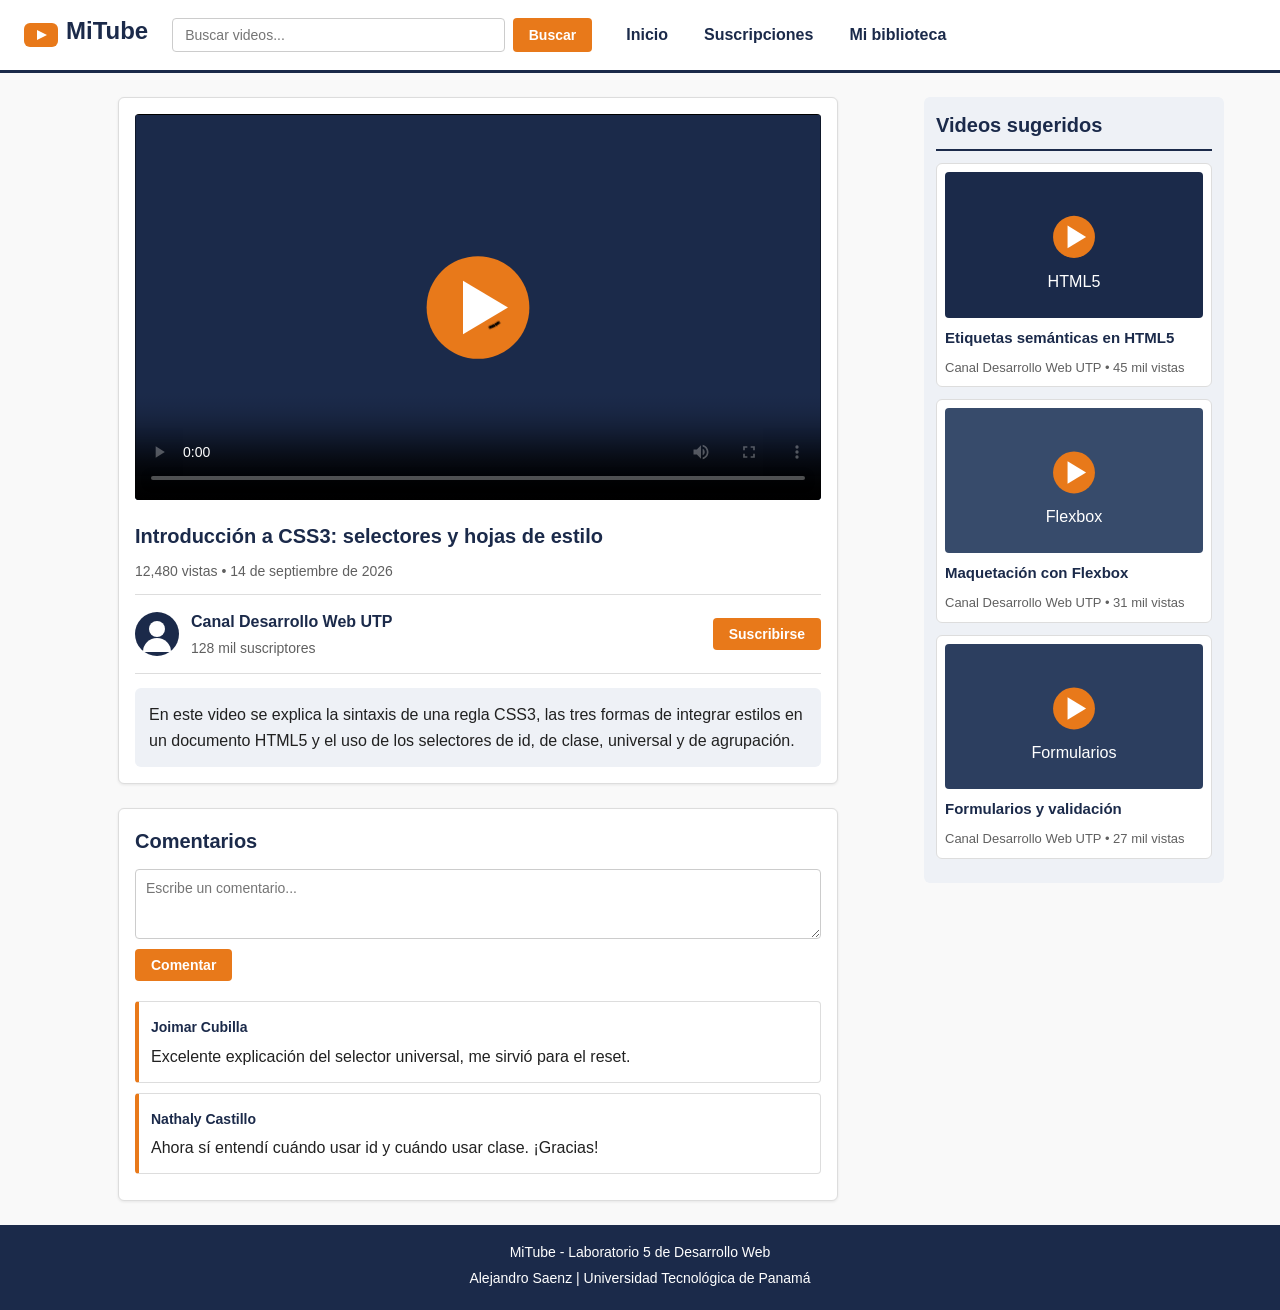
<file: index.html>
<!DOCTYPE html>
<html lang="es">
<head>
    <meta charset="UTF-8">
    <meta name="viewport" content="width=device-width, initial-scale=1.0">
    <meta name="author" content="Alejandro Saenz">
    <meta name="description" content="Página de reproducción de video estilo YouTube - Laboratorio de HTML5 y CSS3, Desarrollo Web.">
    <title>MiTube - Reproductor de video</title>

    <!-- PARTE 2, Paso 1: integración EN LÍNEA (practicada y retirada)
         <h1 style="color: red;">MiTube</h1> -->

    <!-- PARTE 2, Paso 2: integración INTERNA (practicada y retirada)
         <style> h1 { color: blue; } </style> -->

    <!-- PARTE 2, Paso 3: integración EXTERNA, la única que queda activa -->
    <link rel="stylesheet" href="styles.css">
</head>
<body>

    <!-- ===== ENCABEZADO ===== -->
    <header id="cabecera">
        <div class="marca">
            <svg width="34" height="24" viewBox="0 0 34 24" aria-hidden="true">
                <rect width="34" height="24" rx="6" fill="#e8791a"></rect>
                <polygon points="13,7 13,17 23,12" fill="#ffffff"></polygon>
            </svg>
            <h1>MiTube</h1>
        </div>

        <form class="buscador" action="#" method="get">
            <label for="q" class="oculto">Buscar videos</label>
            <input type="search" id="q" name="q" placeholder="Buscar videos...">
            <input type="submit" class="btn" value="Buscar">
        </form>

        <nav class="navbar">
            <a class="nav-link" href="#video-player">Inicio</a>
            <a class="nav-link" href="#sugeridos">Suscripciones</a>
            <a class="nav-link" href="#comentarios">Mi biblioteca</a>
        </nav>
    </header>

    <!-- ===== CONTENIDO PRINCIPAL + PANEL LATERAL ===== -->
    <div class="contenido">

        <main>
            <!-- Reproductor (elemento único -> id) -->
            <section id="video-player">
                <video controls poster="data:image/svg+xml,%3Csvg xmlns='http://www.w3.org/2000/svg' viewBox='0 0 640 360'%3E%3Crect width='640' height='360' fill='%231b2a4a'/%3E%3Ccircle cx='320' cy='180' r='48' fill='%23e8791a'/%3E%3Cpolygon points='306,155 306,205 348,180' fill='%23ffffff'/%3E%3C/svg%3E">
                    <source src="https://vjs.zencdn.net/v/oceans.mp4" type="video/mp4">
                    Tu navegador no soporta la etiqueta de video HTML5.
                </video>

                <h2>Introducción a CSS3: selectores y hojas de estilo</h2>
                <p class="meta">12,480 vistas &bull; 14 de septiembre de 2026</p>

                <div class="canal">
                    <svg width="44" height="44" viewBox="0 0 44 44" aria-hidden="true">
                        <circle cx="22" cy="22" r="22" fill="#1b2a4a"></circle>
                        <circle cx="22" cy="17" r="8" fill="#ffffff"></circle>
                        <path d="M8 40a14 14 0 0 1 28 0z" fill="#ffffff"></path>
                    </svg>
                    <div class="canal-datos">
                        <h3>Canal Desarrollo Web UTP</h3>
                        <p>128 mil suscriptores</p>
                    </div>
                    <button type="button" class="btn">Suscribirse</button>
                </div>

                <p class="descripcion">
                    En este video se explica la sintaxis de una regla CSS3, las tres formas de
                    integrar estilos en un documento HTML5 y el uso de los selectores de id,
                    de clase, universal y de agrupación.
                </p>
            </section>

            <!-- Seccion de comentarios (elemento único -> id) -->
            <section id="comentarios">
                <h2>Comentarios</h2>

                <form class="form-comentario" action="#" method="post">
                    <label for="texto" class="oculto">Escribe un comentario</label>
                    <textarea id="texto" name="texto" rows="3" placeholder="Escribe un comentario..."></textarea>
                    <input type="submit" class="btn" value="Comentar">
                </form>

                <ul class="lista-comentarios">
                    <li class="comentario">
                        <strong>Joimar Cubilla</strong>
                        <p>Excelente explicación del selector universal, me sirvió para el reset.</p>
                    </li>
                    <li class="comentario">
                        <strong>Nathaly Castillo</strong>
                        <p>Ahora sí entendí cuándo usar id y cuándo usar clase. ¡Gracias!</p>
                    </li>
                </ul>
            </section>
        </main>

        <!-- Panel de sugeridos (elemento único -> id) -->
        <aside id="sugeridos">
            <h2>Videos sugeridos</h2>

            <article class="card">
                <img src="data:image/svg+xml,%3Csvg xmlns='http://www.w3.org/2000/svg' viewBox='0 0 320 180'%3E%3Crect width='320' height='180' fill='%231b2a4a'/%3E%3Ccircle cx='160' cy='80' r='26' fill='%23e8791a'/%3E%3Cpolygon points='152,66 152,94 175,80' fill='%23ffffff'/%3E%3Ctext x='160' y='142' fill='%23ffffff' font-family='Arial' font-size='20' text-anchor='middle'%3EHTML5%3C/text%3E%3C/svg%3E" alt="Miniatura del video Etiquetas semánticas en HTML5">
                <h3>Etiquetas semánticas en HTML5</h3>
                <p>Canal Desarrollo Web UTP &bull; 45 mil vistas</p>
            </article>

            <article class="card">
                <img src="data:image/svg+xml,%3Csvg xmlns='http://www.w3.org/2000/svg' viewBox='0 0 320 180'%3E%3Crect width='320' height='180' fill='%23374b6b'/%3E%3Ccircle cx='160' cy='80' r='26' fill='%23e8791a'/%3E%3Cpolygon points='152,66 152,94 175,80' fill='%23ffffff'/%3E%3Ctext x='160' y='142' fill='%23ffffff' font-family='Arial' font-size='20' text-anchor='middle'%3EFlexbox%3C/text%3E%3C/svg%3E" alt="Miniatura del video Maquetación con Flexbox">
                <h3>Maquetación con Flexbox</h3>
                <p>Canal Desarrollo Web UTP &bull; 31 mil vistas</p>
            </article>

            <article class="card">
                <img src="data:image/svg+xml,%3Csvg xmlns='http://www.w3.org/2000/svg' viewBox='0 0 320 180'%3E%3Crect width='320' height='180' fill='%232c3e5f'/%3E%3Ccircle cx='160' cy='80' r='26' fill='%23e8791a'/%3E%3Cpolygon points='152,66 152,94 175,80' fill='%23ffffff'/%3E%3Ctext x='160' y='142' fill='%23ffffff' font-family='Arial' font-size='20' text-anchor='middle'%3EFormularios%3C/text%3E%3C/svg%3E" alt="Miniatura del video Formularios y validación">
                <h3>Formularios y validación</h3>
                <p>Canal Desarrollo Web UTP &bull; 27 mil vistas</p>
            </article>
        </aside>

    </div>

    <!-- ===== PIE DE PAGINA ===== -->
    <footer id="pie">
        <p>MiTube - Laboratorio 5 de Desarrollo Web</p>
        <p>Alejandro Saenz | Universidad Tecnológica de Panamá</p>
    </footer>

    <script>
        // Agrega el comentario escrito a la lista y lo conserva en el navegador
        var f = document.querySelector('.form-comentario');
        var lista = document.querySelector('.lista-comentarios');
        var CLAVE = 'comentarios_lab5';

        function pintar(t) {
            if (typeof t !== 'string') { t = (t && (t.texto || t.comentario || t.text)) || ''; }
            if (!t) return;
            var li = document.createElement('li');
            li.className = 'comentario';
            var nombre = document.createElement('strong');
            nombre.textContent = 'Alejandro Saenz';
            var p = document.createElement('p');
            p.textContent = t;
            li.appendChild(nombre);
            li.appendChild(p);
            lista.appendChild(li);
        }

        try {
            JSON.parse(localStorage.getItem(CLAVE) || '[]').forEach(pintar);
        } catch (e) { /* almacenamiento no disponible */ }

        f.addEventListener('submit', function (e) {
            e.preventDefault();
            var t = document.getElementById('texto').value.trim();
            if (!t) return;
            pintar(t);
            try {
                var g = JSON.parse(localStorage.getItem(CLAVE) || '[]');
                g.push(t);
                localStorage.setItem(CLAVE, JSON.stringify(g));
            } catch (e) { /* almacenamiento no disponible */ }
            f.reset();
        });
    </script>

</body>
</html>
</file>
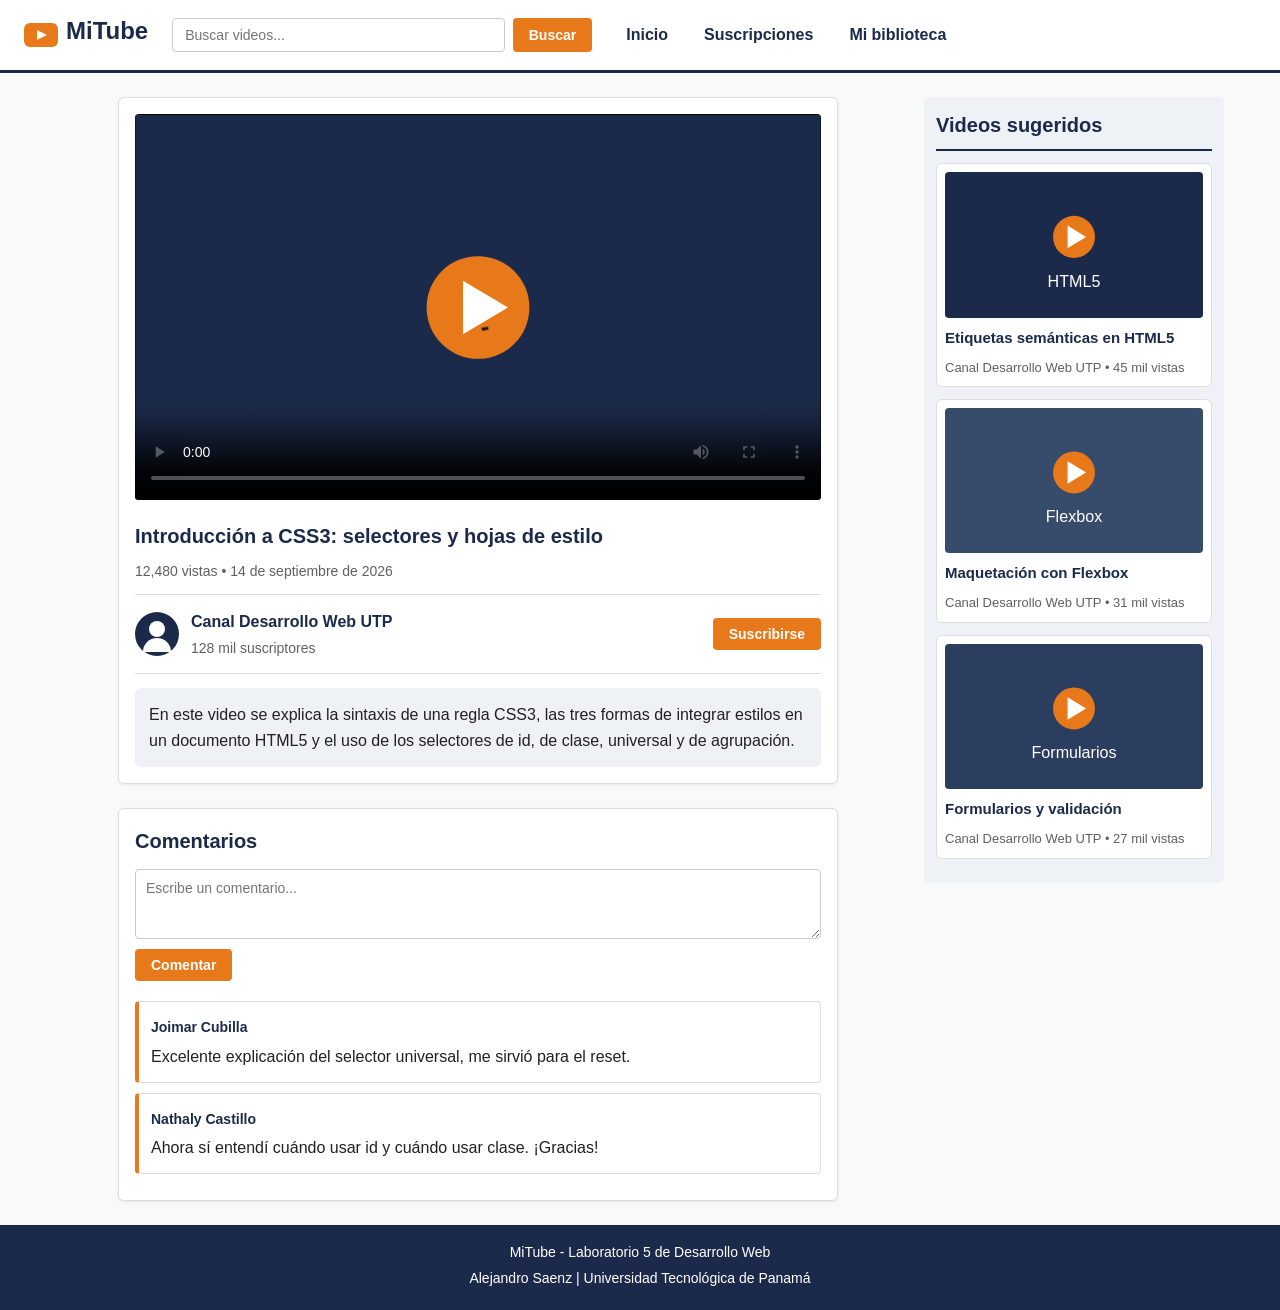
<file: lab5index.html>
<!DOCTYPE html>
<html lang="es">
<head>
    <meta charset="UTF-8">
    <meta name="viewport" content="width=device-width, initial-scale=1.0">
    <meta name="author" content="Alejandro Saenz">
    <meta name="description" content="Página de reproducción de video estilo YouTube - Laboratorio de HTML5 y CSS3, Desarrollo Web.">
    <title>MiTube - Reproductor de video</title>

    <!-- PARTE 2, Paso 1: integración EN LÍNEA (practicada y retirada)
         <h1 style="color: red;">MiTube</h1> -->

    <!-- PARTE 2, Paso 2: integración INTERNA (practicada y retirada)
         <style> h1 { color: blue; } </style> -->

    <!-- PARTE 2, Paso 3: integración EXTERNA, la única que queda activa -->
    <link rel="stylesheet" href="styles.css">
</head>
<body>

    <!-- ===== ENCABEZADO ===== -->
    <header id="cabecera">
        <div class="marca">
            <svg width="34" height="24" viewBox="0 0 34 24" aria-hidden="true">
                <rect width="34" height="24" rx="6" fill="#e8791a"></rect>
                <polygon points="13,7 13,17 23,12" fill="#ffffff"></polygon>
            </svg>
            <h1>MiTube</h1>
        </div>

        <form class="buscador" action="#" method="get">
            <label for="q" class="oculto">Buscar videos</label>
            <input type="search" id="q" name="q" placeholder="Buscar videos...">
            <input type="submit" class="btn" value="Buscar">
        </form>

        <nav class="navbar">
            <a class="nav-link" href="#video-player">Inicio</a>
            <a class="nav-link" href="#sugeridos">Suscripciones</a>
            <a class="nav-link" href="#comentarios">Mi biblioteca</a>
        </nav>
    </header>

    <!-- ===== CONTENIDO PRINCIPAL + PANEL LATERAL ===== -->
    <div class="contenido">

        <main>
            <!-- Reproductor (elemento único -> id) -->
            <section id="video-player">
                <video controls poster="data:image/svg+xml,%3Csvg xmlns='http://www.w3.org/2000/svg' viewBox='0 0 640 360'%3E%3Crect width='640' height='360' fill='%231b2a4a'/%3E%3Ccircle cx='320' cy='180' r='48' fill='%23e8791a'/%3E%3Cpolygon points='306,155 306,205 348,180' fill='%23ffffff'/%3E%3C/svg%3E">
                    <source src="https://vjs.zencdn.net/v/oceans.mp4" type="video/mp4">
                    Tu navegador no soporta la etiqueta de video HTML5.
                </video>

                <h2>Introducción a CSS3: selectores y hojas de estilo</h2>
                <p class="meta">12,480 vistas &bull; 14 de septiembre de 2026</p>

                <div class="canal">
                    <svg width="44" height="44" viewBox="0 0 44 44" aria-hidden="true">
                        <circle cx="22" cy="22" r="22" fill="#1b2a4a"></circle>
                        <circle cx="22" cy="17" r="8" fill="#ffffff"></circle>
                        <path d="M8 40a14 14 0 0 1 28 0z" fill="#ffffff"></path>
                    </svg>
                    <div class="canal-datos">
                        <h3>Canal Desarrollo Web UTP</h3>
                        <p>128 mil suscriptores</p>
                    </div>
                    <button type="button" class="btn">Suscribirse</button>
                </div>

                <p class="descripcion">
                    En este video se explica la sintaxis de una regla CSS3, las tres formas de
                    integrar estilos en un documento HTML5 y el uso de los selectores de id,
                    de clase, universal y de agrupación.
                </p>
            </section>

            <!-- Seccion de comentarios (elemento único -> id) -->
            <section id="comentarios">
                <h2>Comentarios</h2>

                <form class="form-comentario" action="#" method="post">
                    <label for="texto" class="oculto">Escribe un comentario</label>
                    <textarea id="texto" name="texto" rows="3" placeholder="Escribe un comentario..."></textarea>
                    <input type="submit" class="btn" value="Comentar">
                </form>

                <ul class="lista-comentarios">
                    <li class="comentario">
                        <strong>Joimar Cubilla</strong>
                        <p>Excelente explicación del selector universal, me sirvió para el reset.</p>
                    </li>
                    <li class="comentario">
                        <strong>Nathaly Castillo</strong>
                        <p>Ahora sí entendí cuándo usar id y cuándo usar clase. ¡Gracias!</p>
                    </li>
                </ul>
            </section>
        </main>

        <!-- Panel de sugeridos (elemento único -> id) -->
        <aside id="sugeridos">
            <h2>Videos sugeridos</h2>

            <article class="card">
                <img src="data:image/svg+xml,%3Csvg xmlns='http://www.w3.org/2000/svg' viewBox='0 0 320 180'%3E%3Crect width='320' height='180' fill='%231b2a4a'/%3E%3Ccircle cx='160' cy='80' r='26' fill='%23e8791a'/%3E%3Cpolygon points='152,66 152,94 175,80' fill='%23ffffff'/%3E%3Ctext x='160' y='142' fill='%23ffffff' font-family='Arial' font-size='20' text-anchor='middle'%3EHTML5%3C/text%3E%3C/svg%3E" alt="Miniatura del video Etiquetas semánticas en HTML5">
                <h3>Etiquetas semánticas en HTML5</h3>
                <p>Canal Desarrollo Web UTP &bull; 45 mil vistas</p>
            </article>

            <article class="card">
                <img src="data:image/svg+xml,%3Csvg xmlns='http://www.w3.org/2000/svg' viewBox='0 0 320 180'%3E%3Crect width='320' height='180' fill='%23374b6b'/%3E%3Ccircle cx='160' cy='80' r='26' fill='%23e8791a'/%3E%3Cpolygon points='152,66 152,94 175,80' fill='%23ffffff'/%3E%3Ctext x='160' y='142' fill='%23ffffff' font-family='Arial' font-size='20' text-anchor='middle'%3EFlexbox%3C/text%3E%3C/svg%3E" alt="Miniatura del video Maquetación con Flexbox">
                <h3>Maquetación con Flexbox</h3>
                <p>Canal Desarrollo Web UTP &bull; 31 mil vistas</p>
            </article>

            <article class="card">
                <img src="data:image/svg+xml,%3Csvg xmlns='http://www.w3.org/2000/svg' viewBox='0 0 320 180'%3E%3Crect width='320' height='180' fill='%232c3e5f'/%3E%3Ccircle cx='160' cy='80' r='26' fill='%23e8791a'/%3E%3Cpolygon points='152,66 152,94 175,80' fill='%23ffffff'/%3E%3Ctext x='160' y='142' fill='%23ffffff' font-family='Arial' font-size='20' text-anchor='middle'%3EFormularios%3C/text%3E%3C/svg%3E" alt="Miniatura del video Formularios y validación">
                <h3>Formularios y validación</h3>
                <p>Canal Desarrollo Web UTP &bull; 27 mil vistas</p>
            </article>
        </aside>

    </div>

    <!-- ===== PIE DE PAGINA ===== -->
    <footer id="pie">
        <p>MiTube - Laboratorio 5 de Desarrollo Web</p>
        <p>Alejandro Saenz | Universidad Tecnológica de Panamá</p>
    </footer>

    <script>
        // Agrega el comentario escrito a la lista y lo conserva en el navegador
        var f = document.querySelector('.form-comentario');
        var lista = document.querySelector('.lista-comentarios');
        var CLAVE = 'comentarios_lab5';

        function pintar(t) {
            if (typeof t !== 'string') { t = (t && (t.texto || t.comentario || t.text)) || ''; }
            if (!t) return;
            var li = document.createElement('li');
            li.className = 'comentario';
            var nombre = document.createElement('strong');
            nombre.textContent = 'Alejandro Saenz';
            var p = document.createElement('p');
            p.textContent = t;
            li.appendChild(nombre);
            li.appendChild(p);
            lista.appendChild(li);
        }

        try {
            JSON.parse(localStorage.getItem(CLAVE) || '[]').forEach(pintar);
        } catch (e) { /* almacenamiento no disponible */ }

        f.addEventListener('submit', function (e) {
            e.preventDefault();
            var t = document.getElementById('texto').value.trim();
            if (!t) return;
            pintar(t);
            try {
                var g = JSON.parse(localStorage.getItem(CLAVE) || '[]');
                g.push(t);
                localStorage.setItem(CLAVE, JSON.stringify(g));
            } catch (e) { /* almacenamiento no disponible */ }
            f.reset();
        });
    </script>

</body>
</html>
</file>
<file: styles.css>
/* ============================================================
   styles.css - Laboratorio #5: Estilizando la página de video
   Alejandro Saenz | Desarrollo Web
   ============================================================ */

/* ---------- PARTE 3: selector universal (reset general) ---------- */
* {
    margin: 0;
    padding: 0;
    box-sizing: border-box;
}

/* PARTE 1 y PARTE 3: color de fondo general del sitio y tipografía base.
   body es heredable, por eso define la fuente y el color de todo el texto. */
body {
    font-family: Arial, Helvetica, sans-serif;
    color: #212121;
    background-color: #f9f9f9;
    font-size: 16px;
    line-height: 1.6;
}

/* ---------- PARTE 4: selectores de clase ---------- */

/* Barra de navegación: sus enlaces se muestran en fila */
.navbar {
    display: flex;
    gap: 16px;
    list-style: none;
}

/* Enlaces de la barra, reutilizada en los tres <a> */
.nav-link {
    color: #1b2a4a;
    text-decoration: none;
    font-weight: bold;
    padding: 6px 10px;
    border-radius: 4px;
}

.nav-link:hover {
    color: #e8791a;
    background-color: #eef1f6;
}

/* Botón reutilizable: sirve igual en <button> y en <input type="submit"> */
.btn {
    background-color: #e8791a;
    color: #ffffff;
    border: none;
    padding: 8px 16px;
    border-radius: 4px;
    font-size: 14px;
    font-weight: bold;
    cursor: pointer;
    transition: background-color 0.2s;
}

.btn:hover {
    background-color: #c96412;
}

/* Tarjeta de video sugerido: una sola regla estiliza los tres <article> */
.card {
    margin-bottom: 12px;
    padding: 8px;
    border: 1px solid #dddddd;
    background-color: #ffffff;
    border-radius: 6px;
}

.card:hover {
    border-color: #e8791a;
}

.card h3 {
    margin-top: 8px;
    font-size: 15px;
}

.card p {
    font-size: 13px;
    color: #606060;
    margin-bottom: 0;
}

/* Bloque del canal debajo del reproductor */
.canal {
    display: flex;
    align-items: center;
    gap: 12px;
    padding: 14px 0;
    border-top: 1px solid #dddddd;
    border-bottom: 1px solid #dddddd;
}

.canal-datos {
    flex: 1;
}

.canal-datos h3 {
    margin-bottom: 2px;
}

.canal-datos p {
    font-size: 14px;
    color: #606060;
}

.meta {
    font-size: 14px;
    color: #606060;
    margin-bottom: 12px;
}

.descripcion {
    padding: 14px;
    margin-top: 14px;
    background-color: #eef1f6;
    border-radius: 6px;
}

/* Formulario de búsqueda del encabezado */
.buscador {
    display: flex;
    gap: 8px;
    flex: 1;
    max-width: 420px;
}

.buscador input[type="search"] {
    flex: 1;
    padding: 8px 12px;
    border: 1px solid #cccccc;
    border-radius: 4px;
    font-size: 14px;
}

/* Formulario y lista de comentarios */
.form-comentario {
    display: flex;
    flex-direction: column;
    align-items: flex-start;
    gap: 10px;
    margin: 12px 0 20px 0;
}

.form-comentario textarea {
    width: 100%;
    padding: 10px;
    border: 1px solid #cccccc;
    border-radius: 4px;
    font-family: Arial, Helvetica, sans-serif;
    font-size: 14px;
    resize: vertical;
}

.lista-comentarios {
    list-style: none;
}

.comentario {
    padding: 12px;
    margin-bottom: 10px;
    background-color: #ffffff;
    border: 1px solid #dddddd;
    border-left: 4px solid #e8791a;
    border-radius: 4px;
}

.comentario strong {
    color: #1b2a4a;
    font-size: 14px;
}

.comentario p {
    margin-top: 4px;
}

/* Contenedor de dos columnas: contenido principal + panel lateral */
.contenido {
    display: flex;
    gap: 24px;
    max-width: 1200px;
    margin: 0 auto;
    padding: 24px 16px;
    align-items: flex-start;
}

.contenido main {
    flex: 1;
}

/* Etiquetas visibles solo para lectores de pantalla */
.oculto {
    position: absolute;
    left: -9999px;
}

/* ---------- PARTE 5: selectores de id (elementos únicos) ---------- */

#cabecera {
    display: flex;
    align-items: center;
    gap: 24px;
    flex-wrap: wrap;
    padding: 12px 24px;
    background-color: #ffffff;
    border-bottom: 3px solid #1b2a4a;
}

.marca {
    display: flex;
    align-items: center;
    gap: 8px;
}

#video-player {
    max-width: 720px;
    margin: 0 auto 24px auto;
    padding: 16px;
    background-color: #ffffff;
    border: 1px solid #dddddd;
    border-radius: 6px;
    box-shadow: 0 1px 3px rgba(0, 0, 0, 0.08);
}

#video-player video {
    width: 100%;
    background-color: #000000;
    border-radius: 4px;
    margin-bottom: 12px;
}

#comentarios {
    max-width: 720px;
    margin: 0 auto;
    padding: 16px;
    background-color: #ffffff;
    border: 1px solid #dddddd;
    border-radius: 6px;
    box-shadow: 0 1px 3px rgba(0, 0, 0, 0.08);
}

#sugeridos {
    width: 300px;
    background-color: #eef1f6;
    padding: 12px;
    border-radius: 6px;
}

#sugeridos h2 {
    padding-bottom: 8px;
    margin-bottom: 12px;
    border-bottom: 2px solid #1b2a4a;
}

#pie {
    background-color: #1b2a4a;
    color: #ffffff;
    padding: 16px;
    text-align: center;
    font-size: 14px;
}

#pie p {
    margin-bottom: 4px;
}

/* ---------- PARTE 6: selector de agrupación y ajustes finales ---------- */

/* Una sola regla para los tres niveles de título */
h1, h2, h3 {
    font-family: Arial, Helvetica, sans-serif;
    color: #1b2a4a;
    margin-bottom: 8px;
}

h1 { font-size: 24px; }
h2 { font-size: 20px; }
h3 { font-size: 16px; }

/* Estados de foco agrupados para el buscador y el area de comentarios */
input[type="search"]:focus, textarea:focus {
    outline: 2px solid #e8791a;
}

/* Las imágenes nunca se desbordan de su contenedor */
img {
    max-width: 100%;
    height: auto;
    display: block;
}

.card img {
    border-radius: 4px;
}

/* Ajuste final: en pantallas angostas las columnas se apilan */
@media (max-width: 900px) {
    .contenido {
        flex-direction: column;
    }

    #sugeridos {
        width: 100%;
    }
}

/* En celular el encabezado se apila en una sola columna */
@media (max-width: 600px) {
    #cabecera {
        flex-direction: column;
        align-items: flex-start;
        gap: 12px;
        padding: 12px 16px;
    }

    .buscador {
        max-width: 100%;
        width: 100%;
    }

    .navbar {
        flex-wrap: wrap;
        gap: 8px;
    }
}
</file>
